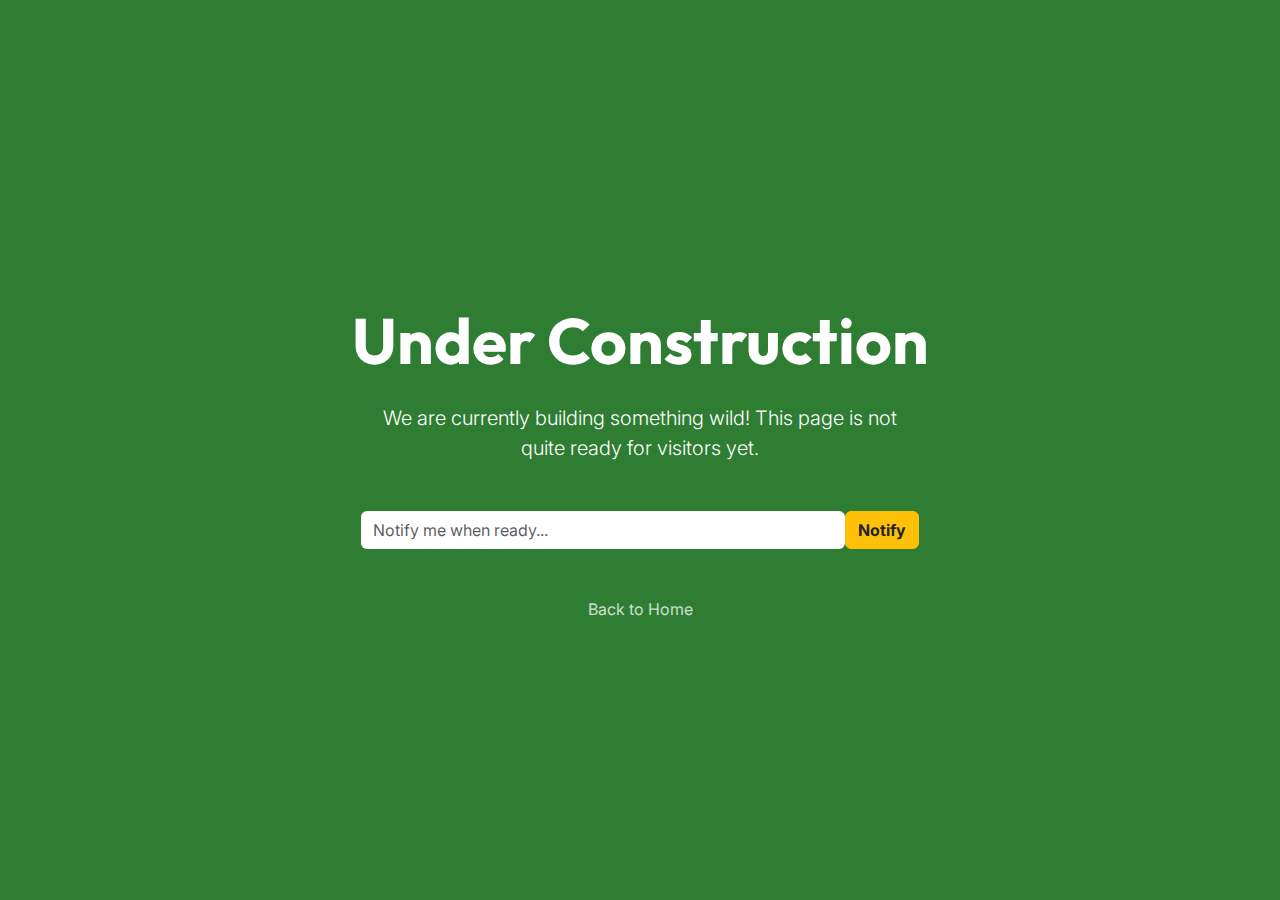
<file: coming-soon.html>
<!DOCTYPE html>
<html lang="en" data-bs-theme="light">

<head>
    <meta charset="UTF-8">
    <meta name="viewport" content="width=device-width, initial-scale=1.0">
    <title>Coming Soon - City Zoo</title>
    <link href="https://cdn.jsdelivr.net/npm/bootstrap@5.3.3/dist/css/bootstrap.min.css" rel="stylesheet">
    <link rel="stylesheet" href="assets/css/style.css">
</head>

<body class="d-flex align-items-center justify-content-center vh-100 bg-primary-custom text-white text-center">

    <div class="container">
        <div class="mb-4 display-1"><i class="bi bi-cone-striped"></i></div>
        <h1 class="display-3 fw-bold mb-4">Under Construction</h1>
        <p class="lead w-50 mx-auto mb-5">We are currently building something wild! This page is not quite ready for
            visitors yet.</p>
        <form class="w-50 mx-auto d-flex">
            <input type="email" class="form-control rounded-pill-start border-0" placeholder="Notify me when ready...">
            <button class="btn btn-warning text-dark fw-bold rounded-pill-end">Notify</button>
        </form>
        <div class="mt-5">
            <a href="index.html" class="text-white opacity-75 text-decoration-none">Back to Home</a>
        </div>
    </div>

</body>

</html>
</file>
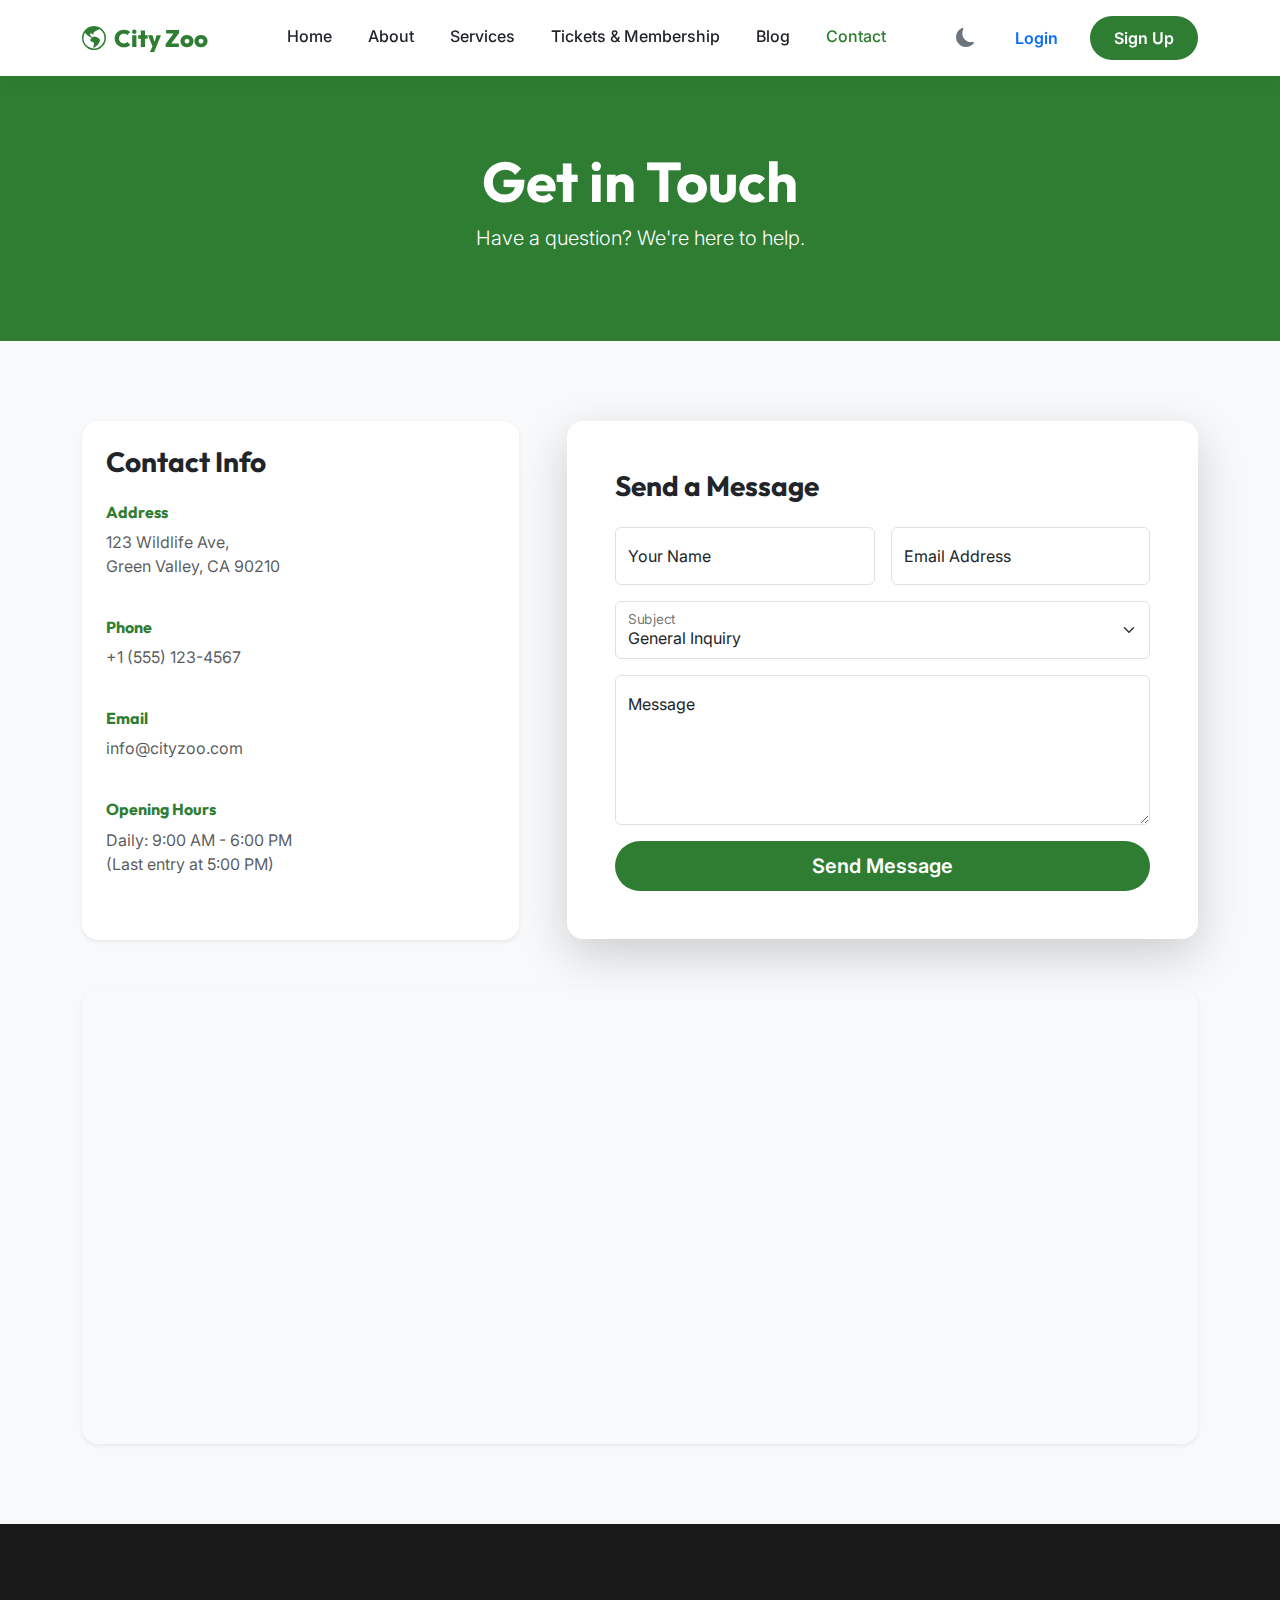
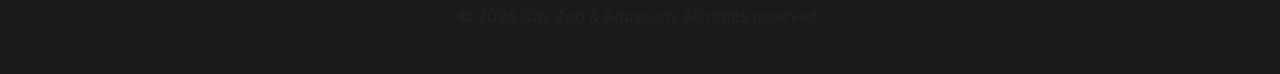
<file: contact.html>
<!DOCTYPE html>
<html lang="en" data-bs-theme="light">

<head>
    <meta charset="UTF-8">
    <meta name="viewport" content="width=device-width, initial-scale=1.0">
    <title>Contact Us - City Zoo</title>
    <link href="https://cdn.jsdelivr.net/npm/bootstrap@5.3.3/dist/css/bootstrap.min.css" rel="stylesheet">
    <link rel="stylesheet" href="https://cdn.jsdelivr.net/npm/bootstrap-icons@1.11.3/font/bootstrap-icons.min.css">
    <link rel="stylesheet" href="assets/css/style.css">
</head>

<body>

    <nav class="navbar navbar-expand-lg sticky-top">
        <div class="container">
            <a class="navbar-brand" href="index.html"><i class="bi bi-globe-americas me-2"></i>City Zoo</a>
            <button class="navbar-toggler" type="button" data-bs-toggle="offcanvas"
                data-bs-target="#offcanvasNavbar"><span class="navbar-toggler-icon"></span></button>
            <div class="offcanvas offcanvas-end" id="offcanvasNavbar">
                <div class="offcanvas-header">
                    <h5 class="offcanvas-title">Menu</h5><button type="button" class="btn-close"
                        data-bs-dismiss="offcanvas"></button>
                </div>
                <div class="offcanvas-body">
                    <ul class="navbar-nav mx-auto mb-2 mb-lg-0">
                        <li class="nav-item"><a class="nav-link" href="index.html">Home</a></li>
                        <li class="nav-item"><a class="nav-link" href="about.html">About</a></li>
                        <li class="nav-item"><a class="nav-link" href="services.html">Services</a></li>
                        <li class="nav-item"><a class="nav-link" href="pricing.html">Tickets & Membership</a></li>
                        <li class="nav-item"><a class="nav-link" href="blog.html">Blog</a></li>
                        <li class="nav-item"><a class="nav-link active" href="contact.html">Contact</a></li>
                    </ul>
                    <div class="d-flex align-items-center gap-2">
                        <button class="btn btn-outline-secondary rounded-circle border-0 theme-toggle"
                            id="themeToggle"><i class="bi bi-moon-fill"></i></button>
                        <a href="login.html" class="btn btn-outline-primary btn-custom rounded-pill px-4">Login</a>
                        <a href="register.html" class="btn btn-primary-custom btn-custom rounded-pill px-4">Sign Up</a>
                    </div>
                </div>
            </div>
        </div>
    </nav>

    <!-- Page Header -->
    <header class="bg-primary-custom text-white py-5 text-center">
        <div class="container py-4">
            <h1 class="display-4 fw-bold">Get in Touch</h1>
            <p class="lead">Have a question? We're here to help.</p>
        </div>
    </header>

    <section class="section-padding">
        <div class="container">
            <div class="row g-5">
                <div class="col-lg-5">
                    <div class="card card-custom p-4 border-0 shadow-sm h-100">
                        <h3 class="fw-bold mb-4">Contact Info</h3>
                        <div class="mb-4">
                            <h6 class="fw-bold text-primary-custom">Address</h6>
                            <p class="text-muted">123 Wildlife Ave,<br>Green Valley, CA 90210</p>
                        </div>
                        <div class="mb-4">
                            <h6 class="fw-bold text-primary-custom">Phone</h6>
                            <p class="text-muted">+1 (555) 123-4567</p>
                        </div>
                        <div class="mb-4">
                            <h6 class="fw-bold text-primary-custom">Email</h6>
                            <p class="text-muted">info@cityzoo.com</p>
                        </div>
                        <div class="mb-4">
                            <h6 class="fw-bold text-primary-custom">Opening Hours</h6>
                            <p class="text-muted">Daily: 9:00 AM - 6:00 PM<br>(Last entry at 5:00 PM)</p>
                        </div>
                    </div>
                </div>

                <div class="col-lg-7">
                    <div class="card card-custom p-5 border-0 shadow-lg">
                        <h3 class="fw-bold mb-4">Send a Message</h3>
                        <form>
                            <div class="row g-3">
                                <div class="col-md-6">
                                    <div class="form-floating">
                                        <input type="text" class="form-control" id="name" placeholder="John Doe">
                                        <label for="name">Your Name</label>
                                    </div>
                                </div>
                                <div class="col-md-6">
                                    <div class="form-floating">
                                        <input type="email" class="form-control" id="email"
                                            placeholder="name@example.com">
                                        <label for="email">Email Address</label>
                                    </div>
                                </div>
                                <div class="col-12">
                                    <div class="form-floating">
                                        <select class="form-select" id="subject">
                                            <option selected>General Inquiry</option>
                                            <option>Membership Support</option>
                                            <option>School Booking</option>
                                            <option>Lost & Found</option>
                                        </select>
                                        <label for="subject">Subject</label>
                                    </div>
                                </div>
                                <div class="col-12">
                                    <div class="form-floating">
                                        <textarea class="form-control" placeholder="Leave a comment here" id="message"
                                            style="height: 150px"></textarea>
                                        <label for="message">Message</label>
                                    </div>
                                </div>
                                <div class="col-12">
                                    <button class="btn btn-primary-custom btn-lg w-100 btn-custom" type="button">Send
                                        Message</button>
                                </div>
                            </div>
                        </form>
                    </div>
                </div>
            </div>

            <div class="mt-5 rounded-4 overflow-hidden shadow-sm">
                <!-- Google Map Embed Placeholder -->
                <iframe
                    src="https://www.google.com/maps/embed?pb=!1m18!1m12!1m3!1d3151.835434509374!2d144.9537353153169!3d-37.817209979751554!2m3!1f0!2f0!3f0!3m2!1i1024!2i768!4f13.1!3m3!1m2!1s0x6ad65d4c2b349649%3A0xb6899234e561db11!2sEnvato!5e0!3m2!1sen!2sus!4v1642876615707!5m2!1sen!2sus"
                    width="100%" height="450" style="border:0;" allowfullscreen="" loading="lazy"></iframe>
            </div>
        </div>
    </section>

    <footer>
        <div class="container text-center">
            <p class="text-muted">&copy; 2026 City Zoo & Aquarium. All rights reserved.</p>
        </div>
    </footer>

    <script src="https://cdn.jsdelivr.net/npm/bootstrap@5.3.3/dist/js/bootstrap.bundle.min.js"></script>
    <script src="assets/js/main.js"></script>
</body>

</html>
</file>
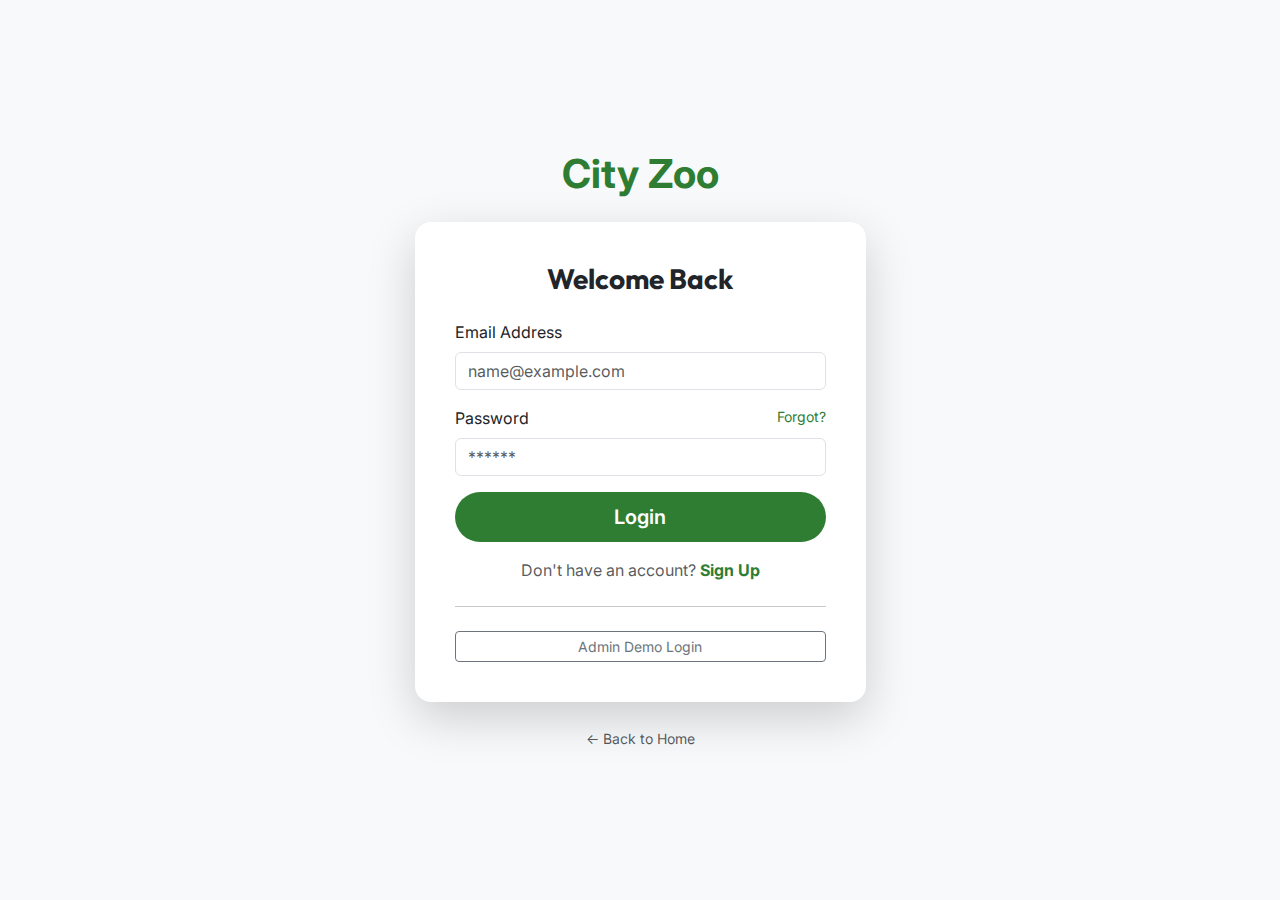
<file: login.html>
<!DOCTYPE html>
<html lang="en" data-bs-theme="light">

<head>
    <meta charset="UTF-8">
    <meta name="viewport" content="width=device-width, initial-scale=1.0">
    <title>Login - City Zoo</title>
    <link href="https://cdn.jsdelivr.net/npm/bootstrap@5.3.3/dist/css/bootstrap.min.css" rel="stylesheet">
    <link rel="stylesheet" href="assets/css/style.css">
</head>

<body
    style="min-height: 100vh; display: flex; align-items: center; justify-content: center; background-color: var(--bg-body);">

    <div class="container">
        <div class="row justify-content-center">
            <div class="col-md-5">
                <div class="text-center mb-4">
                    <a href="index.html" class="text-decoration-none display-6 fw-bold text-primary-custom">City Zoo</a>
                </div>
                <div class="card card-custom p-4 shadow-lg border-0">
                    <div class="card-body">
                        <h3 class="fw-bold mb-4 text-center">Welcome Back</h3>
                        <form>
                            <div class="mb-3">
                                <label class="form-label">Email Address</label>
                                <input type="email" class="form-control" placeholder="name@example.com">
                            </div>
                            <div class="mb-3">
                                <div class="d-flex justify-content-between">
                                    <label class="form-label">Password</label>
                                    <a href="#" class="small text-decoration-none">Forgot?</a>
                                </div>
                                <input type="password" class="form-control" placeholder="******">
                            </div>
                            <div class="d-grid mb-3">
                                <a href="dashboard.html" class="btn btn-primary-custom btn-lg btn-custom">Login</a>
                            </div>
                            <div class="text-center text-muted">
                                Don't have an account? <a href="register.html" class="fw-bold text-primary-custom">Sign
                                    Up</a>
                            </div>
                        </form>

                        <hr class="my-4">

                        <div class="d-grid">
                            <a href="dashboard.html" class="btn btn-outline-secondary btn-sm">Admin Demo Login</a>
                        </div>
                    </div>
                </div>
                <div class="text-center mt-4">
                    <a href="index.html" class="text-muted text-decoration-none small">&larr; Back to Home</a>
                </div>
            </div>
        </div>
    </div>

</body>

</html>
</file>
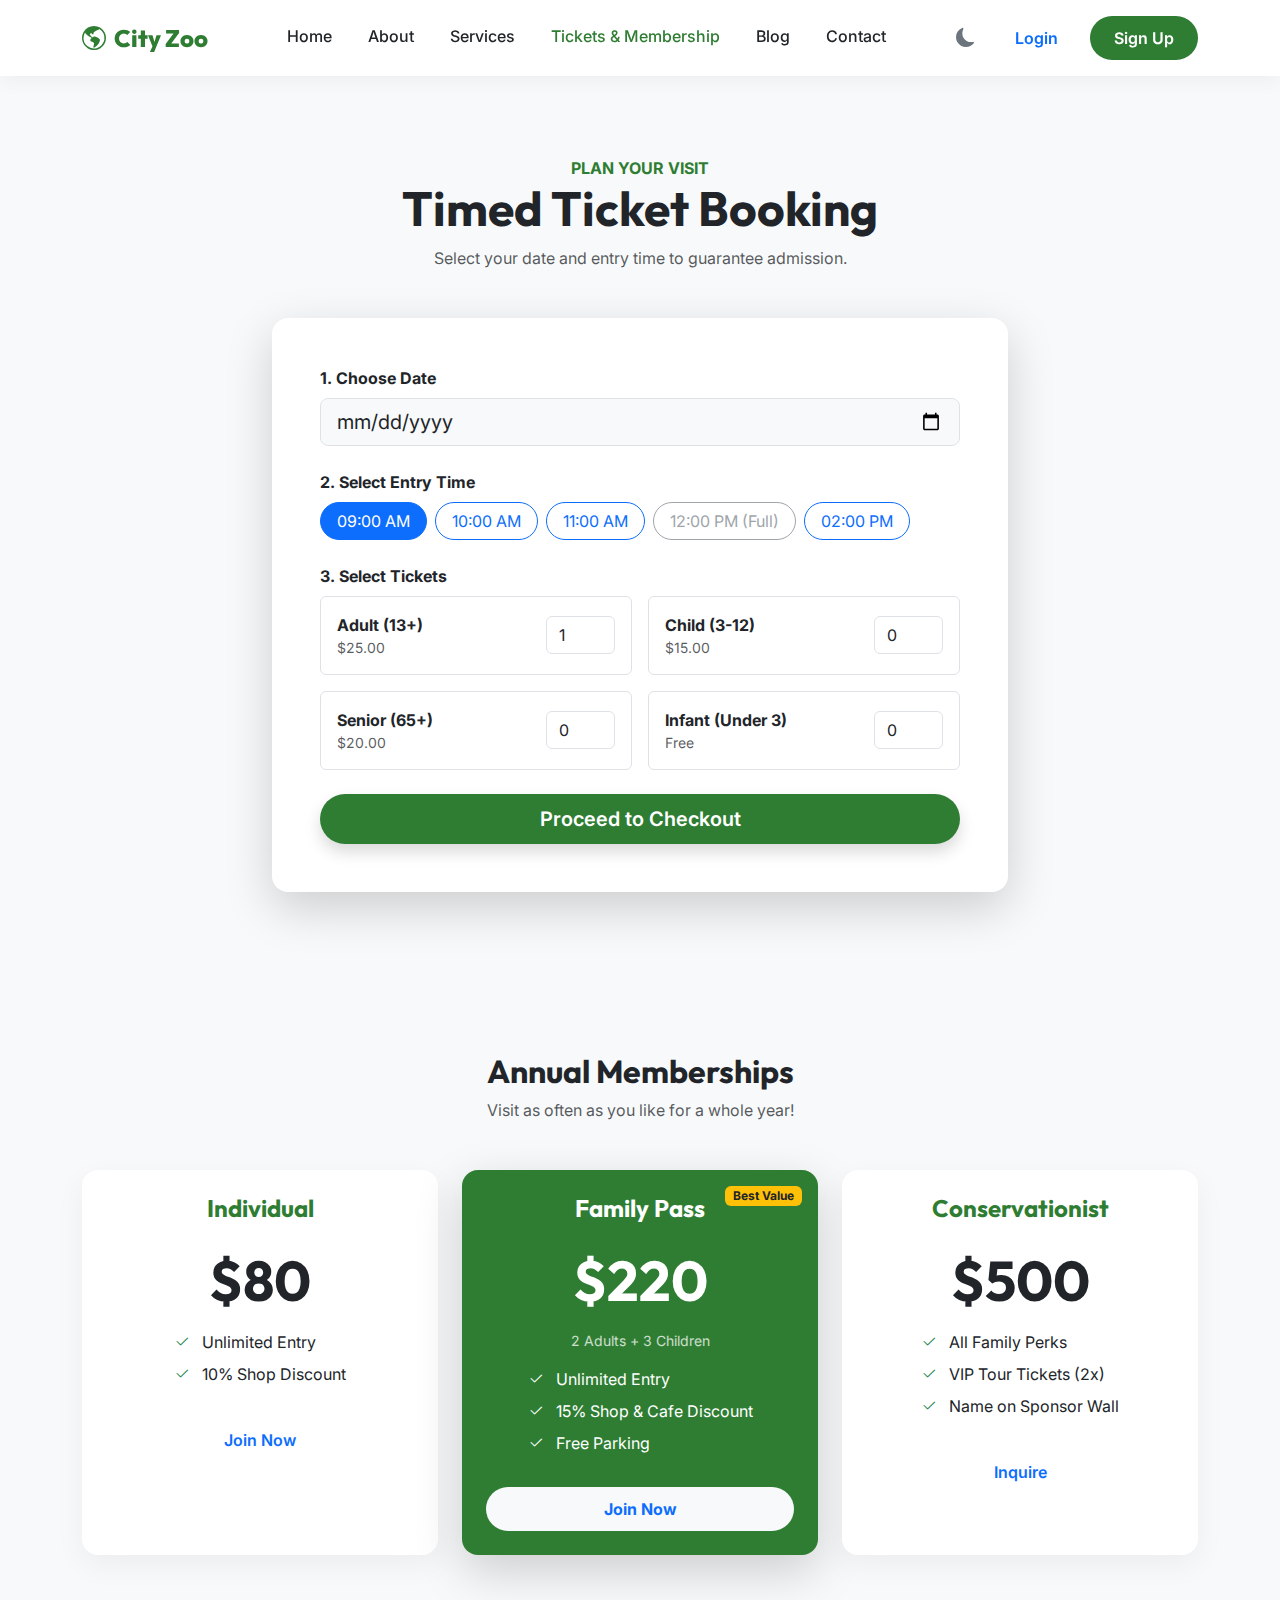
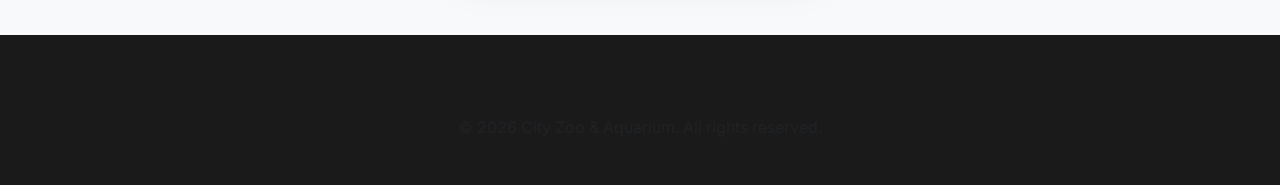
<file: pricing.html>
<!DOCTYPE html>
<html lang="en" data-bs-theme="light">

<head>
    <meta charset="UTF-8">
    <meta name="viewport" content="width=device-width, initial-scale=1.0">
    <title>Tickets & Pricing - City Zoo</title>
    <link href="https://cdn.jsdelivr.net/npm/bootstrap@5.3.3/dist/css/bootstrap.min.css" rel="stylesheet">
    <link rel="stylesheet" href="https://cdn.jsdelivr.net/npm/bootstrap-icons@1.11.3/font/bootstrap-icons.min.css">
    <link rel="stylesheet" href="assets/css/style.css">
</head>

<body>

    <nav class="navbar navbar-expand-lg sticky-top">
        <div class="container">
            <a class="navbar-brand" href="index.html"><i class="bi bi-globe-americas me-2"></i>City Zoo</a>
            <button class="navbar-toggler" type="button" data-bs-toggle="offcanvas"
                data-bs-target="#offcanvasNavbar"><span class="navbar-toggler-icon"></span></button>
            <div class="offcanvas offcanvas-end" id="offcanvasNavbar">
                <div class="offcanvas-header">
                    <h5 class="offcanvas-title">Menu</h5><button type="button" class="btn-close"
                        data-bs-dismiss="offcanvas"></button>
                </div>
                <div class="offcanvas-body">
                    <ul class="navbar-nav mx-auto mb-2 mb-lg-0">
                        <li class="nav-item"><a class="nav-link" href="index.html">Home</a></li>
                        <li class="nav-item"><a class="nav-link" href="about.html">About</a></li>
                        <li class="nav-item"><a class="nav-link" href="services.html">Services</a></li>
                        <li class="nav-item"><a class="nav-link active" href="pricing.html">Tickets & Membership</a>
                        </li>
                        <li class="nav-item"><a class="nav-link" href="blog.html">Blog</a></li>
                        <li class="nav-item"><a class="nav-link" href="contact.html">Contact</a></li>
                    </ul>
                    <div class="d-flex align-items-center gap-2">
                        <button class="btn btn-outline-secondary rounded-circle border-0 theme-toggle"
                            id="themeToggle"><i class="bi bi-moon-fill"></i></button>
                        <a href="login.html" class="btn btn-outline-primary btn-custom rounded-pill px-4">Login</a>
                        <a href="register.html" class="btn btn-primary-custom btn-custom rounded-pill px-4">Sign Up</a>
                    </div>
                </div>
            </div>
        </div>
    </nav>

    <!-- Booking Section (Timed Entry) -->
    <section class="section-padding bg-light">
        <div class="container">
            <div class="text-center mb-5">
                <span class="text-primary-custom fw-bold text-uppercase">Plan Your Visit</span>
                <h2 class="display-5 fw-bold">Timed Ticket Booking</h2>
                <p class="text-muted">Select your date and entry time to guarantee admission.</p>
            </div>

            <div class="row justify-content-center">
                <div class="col-lg-8">
                    <div class="card card-custom border-0 shadow-lg p-4 p-md-5">
                        <form>
                            <!-- Step 1: Date -->
                            <div class="mb-4">
                                <label class="form-label fw-bold">1. Choose Date</label>
                                <input type="date" class="form-control form-control-lg bg-body-tertiary">
                            </div>

                            <!-- Step 2: Time Slot -->
                            <div class="mb-4">
                                <label class="form-label fw-bold">2. Select Entry Time</label>
                                <div class="d-flex gap-2 flex-wrap">
                                    <input type="radio" class="btn-check" name="time" id="t1" autocomplete="off"
                                        checked>
                                    <label class="btn btn-outline-primary rounded-pill px-3" for="t1">09:00 AM</label>

                                    <input type="radio" class="btn-check" name="time" id="t2" autocomplete="off">
                                    <label class="btn btn-outline-primary rounded-pill px-3" for="t2">10:00 AM</label>

                                    <input type="radio" class="btn-check" name="time" id="t3" autocomplete="off">
                                    <label class="btn btn-outline-primary rounded-pill px-3" for="t3">11:00 AM</label>

                                    <input type="radio" class="btn-check" name="time" id="t4" autocomplete="off"
                                        disabled>
                                    <label class="btn btn-outline-secondary rounded-pill px-3" for="t4">12:00 PM
                                        (Full)</label>

                                    <input type="radio" class="btn-check" name="time" id="t5" autocomplete="off">
                                    <label class="btn btn-outline-primary rounded-pill px-3" for="t5">02:00 PM</label>
                                </div>
                            </div>

                            <!-- Step 3: Tickets -->
                            <div class="mb-4">
                                <label class="form-label fw-bold">3. Select Tickets</label>
                                <div class="row g-3">
                                    <div class="col-md-6">
                                        <div
                                            class="p-3 border rounded d-flex justify-content-between align-items-center">
                                            <div>
                                                <div class="fw-bold">Adult (13+)</div>
                                                <div class="small text-muted">$25.00</div>
                                            </div>
                                            <input type="number" class="form-control w-25" value="1" min="0">
                                        </div>
                                    </div>
                                    <div class="col-md-6">
                                        <div
                                            class="p-3 border rounded d-flex justify-content-between align-items-center">
                                            <div>
                                                <div class="fw-bold">Child (3-12)</div>
                                                <div class="small text-muted">$15.00</div>
                                            </div>
                                            <input type="number" class="form-control w-25" value="0" min="0">
                                        </div>
                                    </div>
                                    <div class="col-md-6">
                                        <div
                                            class="p-3 border rounded d-flex justify-content-between align-items-center">
                                            <div>
                                                <div class="fw-bold">Senior (65+)</div>
                                                <div class="small text-muted">$20.00</div>
                                            </div>
                                            <input type="number" class="form-control w-25" value="0" min="0">
                                        </div>
                                    </div>
                                    <div class="col-md-6">
                                        <div
                                            class="p-3 border rounded d-flex justify-content-between align-items-center">
                                            <div>
                                                <div class="fw-bold">Infant (Under 3)</div>
                                                <div class="small text-muted">Free</div>
                                            </div>
                                            <input type="number" class="form-control w-25" value="0" min="0">
                                        </div>
                                    </div>
                                </div>
                            </div>

                            <!-- Total & Submit -->
                            <div class="d-grid">
                                <button type="button" class="btn btn-primary-custom btn-lg btn-custom shadow">Proceed to
                                    Checkout</button>
                            </div>
                        </form>
                    </div>
                </div>
            </div>
        </div>
    </section>

    <!-- Memberships -->
    <section class="section-padding">
        <div class="container">
            <div class="text-center mb-5">
                <h2 class="fw-bold">Annual Memberships</h2>
                <p class="text-muted">Visit as often as you like for a whole year!</p>
            </div>

            <div class="row g-4 justify-content-center">
                <!-- Plan 1 -->
                <div class="col-md-4">
                    <div class="card card-custom h-100 p-4 text-center border-primary border-2">
                        <h4 class="fw-bold text-primary-custom">Individual</h4>
                        <h2 class="display-4 fw-bold my-3">$80</h2>
                        <ul class="list-unstyled mb-4 text-start mx-auto" style="max-width: 250px;">
                            <li class="mb-2"><i class="bi bi-check2 text-success me-2"></i> Unlimited Entry</li>
                            <li class="mb-2"><i class="bi bi-check2 text-success me-2"></i> 10% Shop Discount</li>
                        </ul>
                        <a href="register.html" class="btn btn-outline-primary btn-custom w-100">Join Now</a>
                    </div>
                </div>
                <!-- Plan 2 -->
                <div class="col-md-4">
                    <div
                        class="card card-custom h-100 p-4 text-center bg-primary-custom text-white shadow-lg transform-scale">
                        <div class="badge bg-warning text-dark position-absolute top-0 end-0 m-3">Best Value</div>
                        <h4 class="fw-bold">Family Pass</h4>
                        <h2 class="display-4 fw-bold my-3">$220</h2>
                        <p class="small opacity-75">2 Adults + 3 Children</p>
                        <ul class="list-unstyled mb-4 text-start mx-auto" style="max-width: 250px;">
                            <li class="mb-2"><i class="bi bi-check2 text-white me-2"></i> Unlimited Entry</li>
                            <li class="mb-2"><i class="bi bi-check2 text-white me-2"></i> 15% Shop & Cafe Discount</li>
                            <li class="mb-2"><i class="bi bi-check2 text-white me-2"></i> Free Parking</li>
                        </ul>
                        <a href="register.html" class="btn btn-light btn-custom text-primary fw-bold w-100">Join Now</a>
                    </div>
                </div>
                <!-- Plan 3 -->
                <div class="col-md-4">
                    <div class="card card-custom h-100 p-4 text-center border-primary border-2">
                        <h4 class="fw-bold text-primary-custom">Conservationist</h4>
                        <h2 class="display-4 fw-bold my-3">$500</h2>
                        <ul class="list-unstyled mb-4 text-start mx-auto" style="max-width: 250px;">
                            <li class="mb-2"><i class="bi bi-check2 text-success me-2"></i> All Family Perks</li>
                            <li class="mb-2"><i class="bi bi-check2 text-success me-2"></i> VIP Tour Tickets (2x)</li>
                            <li class="mb-2"><i class="bi bi-check2 text-success me-2"></i> Name on Sponsor Wall</li>
                        </ul>
                        <a href="contact.html" class="btn btn-outline-primary btn-custom w-100">Inquire</a>
                    </div>
                </div>
            </div>
        </div>
    </section>

    <footer>
        <div class="container text-center">
            <p class="text-muted">&copy; 2026 City Zoo & Aquarium. All rights reserved.</p>
        </div>
    </footer>

    <script src="https://cdn.jsdelivr.net/npm/bootstrap@5.3.3/dist/js/bootstrap.bundle.min.js"></script>
    <script src="assets/js/main.js"></script>
</body>

</html>
</file>
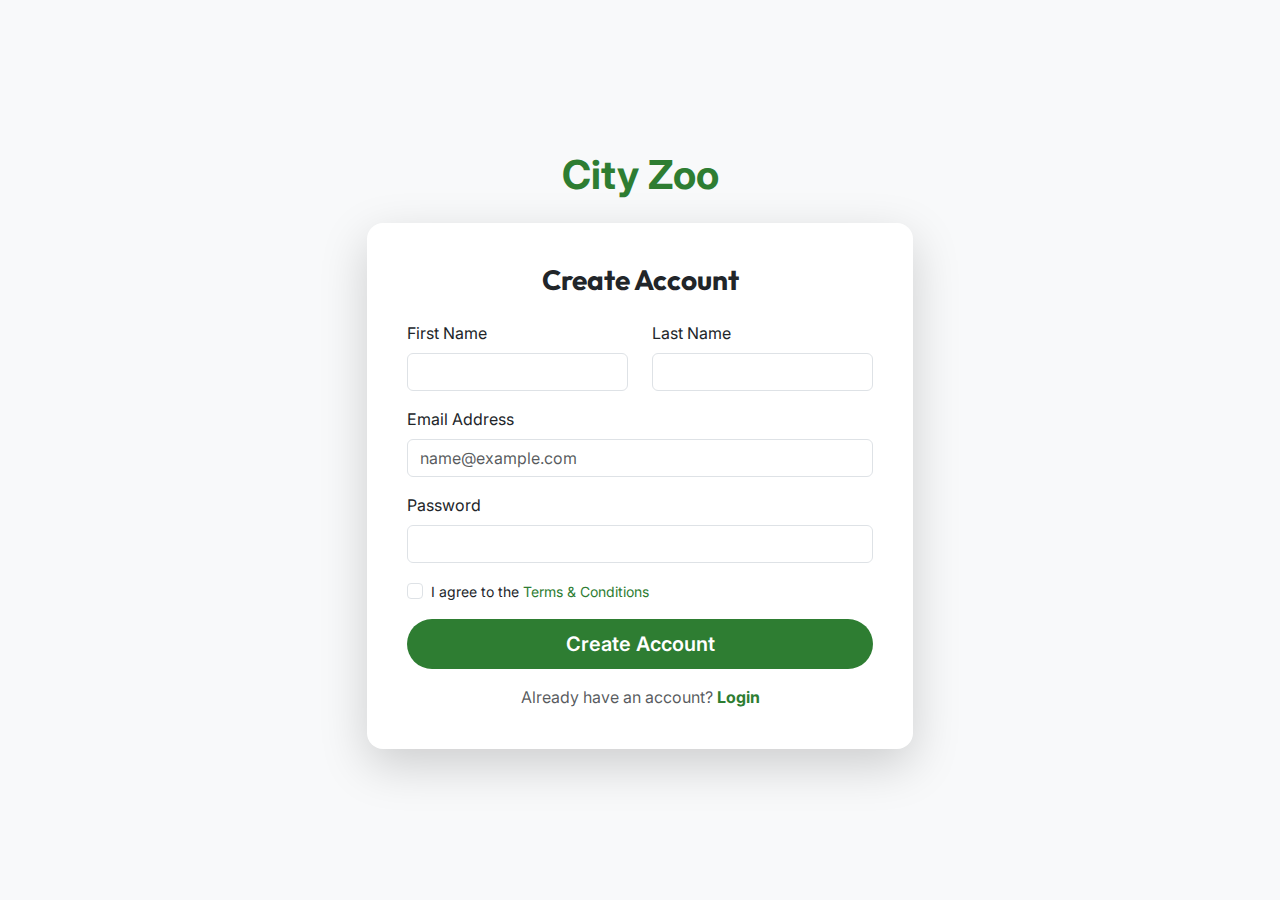
<file: register.html>
<!DOCTYPE html>
<html lang="en" data-bs-theme="light">

<head>
    <meta charset="UTF-8">
    <meta name="viewport" content="width=device-width, initial-scale=1.0">
    <title>Create Account - City Zoo</title>
    <link href="https://cdn.jsdelivr.net/npm/bootstrap@5.3.3/dist/css/bootstrap.min.css" rel="stylesheet">
    <link rel="stylesheet" href="assets/css/style.css">
</head>

<body
    style="min-height: 100vh; display: flex; align-items: center; justify-content: center; background-color: var(--bg-body);">

    <div class="container">
        <div class="row justify-content-center">
            <div class="col-md-6">
                <div class="text-center mb-4">
                    <a href="index.html" class="text-decoration-none display-6 fw-bold text-primary-custom">City Zoo</a>
                </div>
                <div class="card card-custom p-4 shadow-lg border-0">
                    <div class="card-body">
                        <h3 class="fw-bold mb-4 text-center">Create Account</h3>
                        <form>
                            <div class="row mb-3">
                                <div class="col-md-6">
                                    <label class="form-label">First Name</label>
                                    <input type="text" class="form-control">
                                </div>
                                <div class="col-md-6">
                                    <label class="form-label">Last Name</label>
                                    <input type="text" class="form-control">
                                </div>
                            </div>
                            <div class="mb-3">
                                <label class="form-label">Email Address</label>
                                <input type="email" class="form-control" placeholder="name@example.com">
                            </div>
                            <div class="mb-3">
                                <label class="form-label">Password</label>
                                <input type="password" class="form-control">
                            </div>
                            <div class="mb-3 form-check">
                                <input type="checkbox" class="form-check-input" id="terms">
                                <label class="form-check-label small" for="terms">I agree to the <a href="#">Terms &
                                        Conditions</a></label>
                            </div>
                            <div class="d-grid mb-3">
                                <a href="dashboard.html" class="btn btn-primary-custom btn-lg btn-custom">Create
                                    Account</a>
                            </div>
                            <div class="text-center text-muted">
                                Already have an account? <a href="login.html"
                                    class="fw-bold text-primary-custom">Login</a>
                            </div>
                        </form>
                    </div>
                </div>
            </div>
        </div>
    </div>

</body>

</html>
</file>
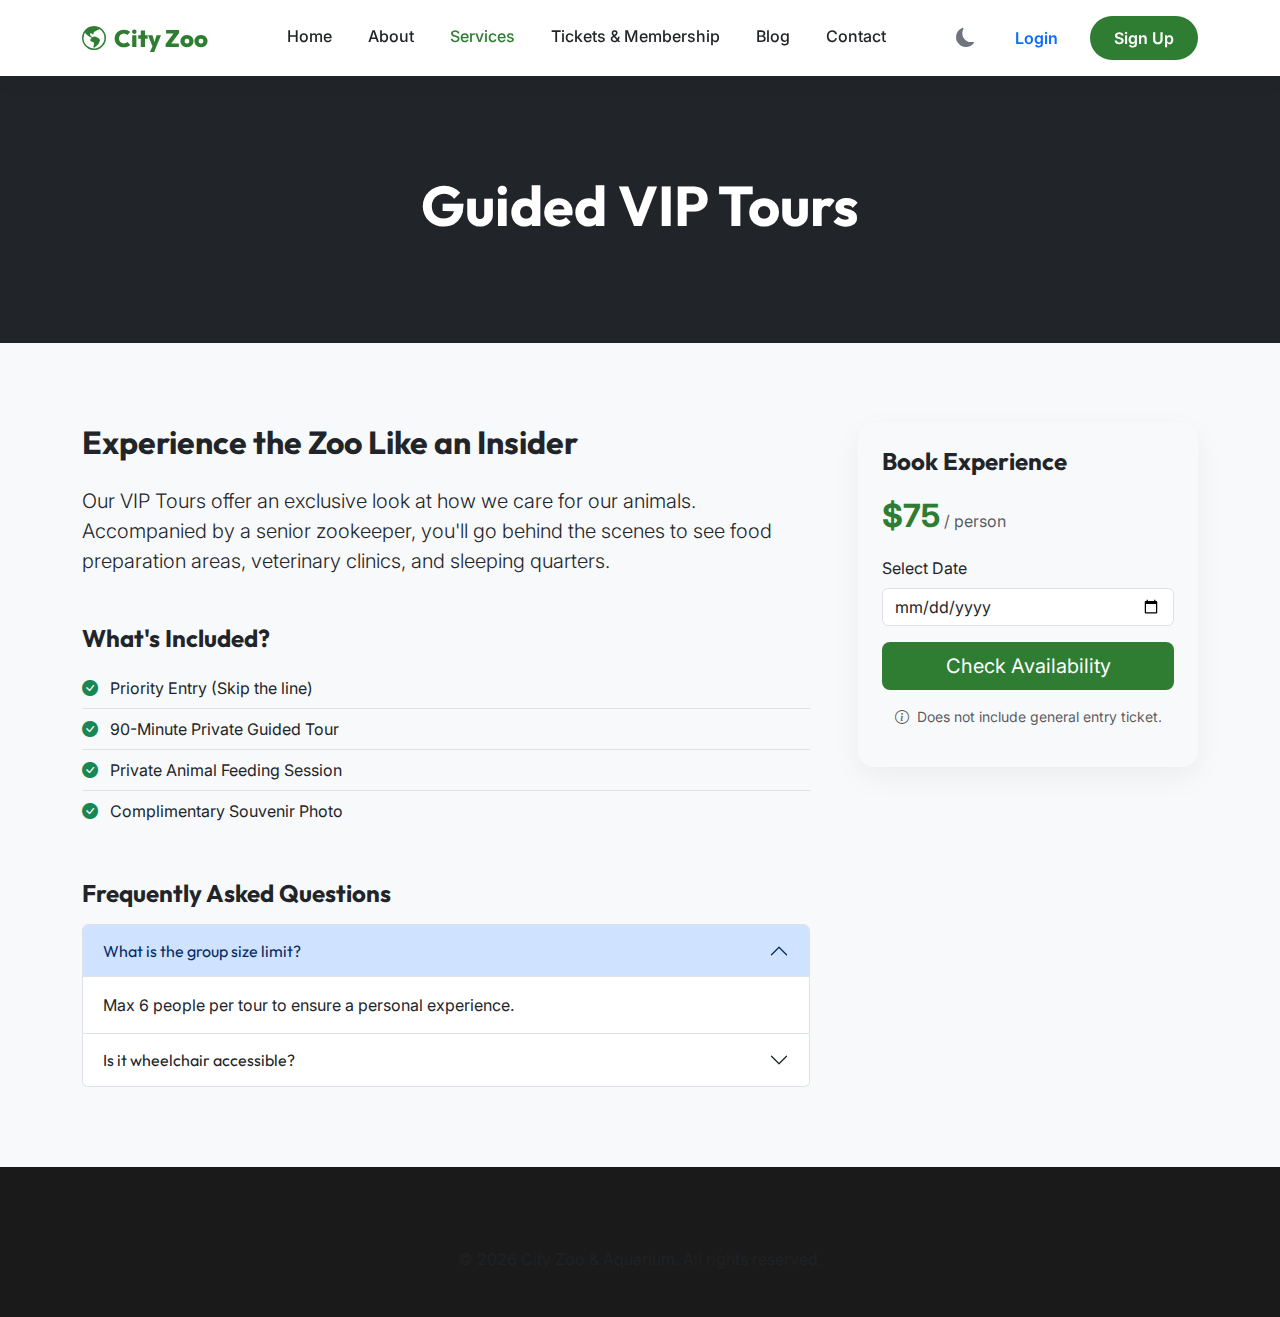
<file: service-details.html>
<!DOCTYPE html>
<html lang="en" data-bs-theme="light">

<head>
    <meta charset="UTF-8">
    <meta name="viewport" content="width=device-width, initial-scale=1.0">
    <title>Service Details - City Zoo</title>
    <link href="https://cdn.jsdelivr.net/npm/bootstrap@5.3.3/dist/css/bootstrap.min.css" rel="stylesheet">
    <link rel="stylesheet" href="https://cdn.jsdelivr.net/npm/bootstrap-icons@1.11.3/font/bootstrap-icons.min.css">
    <link rel="stylesheet" href="assets/css/style.css">
</head>

<body>

    <!-- Header -->
    <nav class="navbar navbar-expand-lg sticky-top">
        <div class="container">
            <a class="navbar-brand" href="index.html"><i class="bi bi-globe-americas me-2"></i>City Zoo</a>
            <button class="navbar-toggler" type="button" data-bs-toggle="offcanvas"
                data-bs-target="#offcanvasNavbar"><span class="navbar-toggler-icon"></span></button>
            <div class="offcanvas offcanvas-end" id="offcanvasNavbar">
                <div class="offcanvas-header">
                    <h5 class="offcanvas-title">Menu</h5><button type="button" class="btn-close"
                        data-bs-dismiss="offcanvas"></button>
                </div>
                <div class="offcanvas-body">
                    <ul class="navbar-nav mx-auto mb-2 mb-lg-0">
                        <li class="nav-item"><a class="nav-link" href="index.html">Home</a></li>
                        <li class="nav-item"><a class="nav-link" href="about.html">About</a></li>
                        <li class="nav-item"><a class="nav-link active" href="services.html">Services</a></li>
                        <li class="nav-item"><a class="nav-link" href="pricing.html">Tickets & Membership</a></li>
                        <li class="nav-item"><a class="nav-link" href="blog.html">Blog</a></li>
                        <li class="nav-item"><a class="nav-link" href="contact.html">Contact</a></li>
                    </ul>
                    <div class="d-flex align-items-center gap-2">
                        <button class="btn btn-outline-secondary rounded-circle border-0 theme-toggle"
                            id="themeToggle"><i class="bi bi-moon-fill"></i></button>
                        <a href="login.html" class="btn btn-outline-primary btn-custom rounded-pill px-4">Login</a>
                        <a href="register.html" class="btn btn-primary-custom btn-custom rounded-pill px-4">Sign Up</a>
                    </div>
                </div>
            </div>
        </div>
    </nav>

    <!-- Header -->
    <header class="bg-dark text-white py-5 text-center"
        style="background: url('https://placehold.co/1920x400/2E7D32/fff?text=VIP+Experience'); background-size: cover; background-position: center;">
        <div class="container py-5">
            <h1 class="display-4 fw-bold">Guided VIP Tours</h1>
        </div>
    </header>

    <section class="section-padding">
        <div class="container">
            <div class="row g-5">
                <div class="col-lg-8">
                    <h2 class="mb-4 fw-bold">Experience the Zoo Like an Insider</h2>
                    <p class="lead mb-4">Our VIP Tours offer an exclusive look at how we care for our animals.
                        Accompanied by a senior zookeeper, you'll go behind the scenes to see food preparation areas,
                        veterinary clinics, and sleeping quarters.</p>

                    <h4 class="fw-bold mt-5 mb-3">What's Included?</h4>
                    <ul class="list-group list-group-flush mb-5">
                        <li class="list-group-item bg-transparent px-0"><i
                                class="bi bi-check-circle-fill text-success me-2"></i> Priority Entry (Skip the line)
                        </li>
                        <li class="list-group-item bg-transparent px-0"><i
                                class="bi bi-check-circle-fill text-success me-2"></i> 90-Minute Private Guided Tour
                        </li>
                        <li class="list-group-item bg-transparent px-0"><i
                                class="bi bi-check-circle-fill text-success me-2"></i> Private Animal Feeding Session
                        </li>
                        <li class="list-group-item bg-transparent px-0"><i
                                class="bi bi-check-circle-fill text-success me-2"></i> Complimentary Souvenir Photo</li>
                    </ul>

                    <h4 class="fw-bold mb-3">Frequently Asked Questions</h4>
                    <div class="accordion" id="faqAccordion">
                        <div class="accordion-item">
                            <h2 class="accordion-header"><button class="accordion-button" type="button"
                                    data-bs-toggle="collapse" data-bs-target="#faq1">What is the group size
                                    limit?</button></h2>
                            <div id="faq1" class="accordion-collapse collapse show">
                                <div class="accordion-body">Max 6 people per tour to ensure a personal experience.</div>
                            </div>
                        </div>
                        <div class="accordion-item">
                            <h2 class="accordion-header"><button class="accordion-button collapsed" type="button"
                                    data-bs-toggle="collapse" data-bs-target="#faq2">Is it wheelchair
                                    accessible?</button></h2>
                            <div id="faq2" class="accordion-collapse collapse">
                                <div class="accordion-body">Yes, all our tour routes are fully accessible.</div>
                            </div>
                        </div>
                    </div>
                </div>

                <div class="col-lg-4">
                    <div class="card card-custom p-4 bg-body-tertiary">
                        <h4 class="fw-bold mb-3">Book Experience</h4>
                        <div class="mb-3">
                            <span class="fs-2 fw-bold text-primary-custom">$75</span> <span class="text-muted">/
                                person</span>
                        </div>
                        <div class="mb-3">
                            <label class="form-label">Select Date</label>
                            <input type="date" class="form-control">
                        </div>
                        <button class="btn btn-primary-custom w-100 btn-lg mb-3">Check Availability</button>
                        <p class="text-center small text-muted"><i class="bi bi-info-circle me-1"></i> Does not include
                            general entry ticket.</p>
                    </div>
                </div>
            </div>
        </div>
    </section>

    <!-- Footer -->
    <footer>
        <div class="container text-center">
            <p class="text-muted">&copy; 2026 City Zoo & Aquarium. All rights reserved.</p>
        </div>
    </footer>

    <script src="https://cdn.jsdelivr.net/npm/bootstrap@5.3.3/dist/js/bootstrap.bundle.min.js"></script>
    <script src="assets/js/main.js"></script>
</body>

</html>
</file>
<file: assets/css/style.css>
/* 
 * Zoo / Aquarium Website - Main Stylesheet
 * Fonts: Outfit (Heading), Inter (Body)
 */

@import url('https://fonts.googleapis.com/css2?family=Inter:wght@300;400;500;600&family=Outfit:wght@400;500;600;700;800&display=swap');

:root {
    /* Brand Colors */
    --primary-color: #2E7D32;       /* Forest Green */
    --secondary-color: #0277BD;     /* Deep Ocean Blue */
    --tertiary-color: #F9A825;      /* Sunny Yellow */
    
    /* Light Theme Base */
    --bg-body: #F8F9FA;
    --bg-card: #FFFFFF;
    --text-main: #212529;
    --text-muted: #6C757D;
    --border-color: #DEE2E6;
    --nav-bg: #FFFFFF;
    --footer-bg: #1A1A1A;
    --footer-text: #E0E0E0;

    /* Spacing & Borders */
    --card-radius: 16px;
    --btn-radius: 50px; /* Pill shapes */
    --section-padding: 80px 0;
}

[data-bs-theme="dark"] {
    --bg-body: #121212;
    --bg-card: #1E1E1E;
    --text-main: #E0E0E0;
    --text-muted: #A0A0A0;
    --border-color: #333333;
    --nav-bg: #1E1E1E; /* Dark nav matches card bg usually */
    --primary-color: #4CAF50; /* Lighter green for dark mode contrast */
    --secondary-color: #039BE5; /* Lighter blue */
}

/* Global Reset & Typography */
body {
    font-family: 'Inter', sans-serif;
    color: var(--text-main);
    background-color: var(--bg-body);
    transition: background-color 0.3s ease, color 0.3s ease;
}

h1, h2, h3, h4, h5, h6 {
    font-family: 'Outfit', sans-serif;
    font-weight: 700;
}

a {
    text-decoration: none;
    color: var(--primary-color);
    transition: all 0.2s;
}

a:hover {
    color: var(--tertiary-color);
}

/* Utility Classes */
.text-primary-custom { color: var(--primary-color) !important; }
.text-secondary-custom { color: var(--secondary-color) !important; }
.bg-primary-custom { background-color: var(--primary-color) !important; color: white; }
.bg-secondary-custom { background-color: var(--secondary-color) !important; color: white; }
.bg-tertiary-custom { background-color: var(--tertiary-color) !important; color: #1a1a1a; }

.section-padding { padding: var(--section-padding); }

/* Buttons */
.btn-custom {
    padding: 10px 24px;
    border-radius: var(--btn-radius);
    font-weight: 600;
    transition: all 0.3s ease;
    border: none;
}

.btn-primary-custom {
    background-color: var(--primary-color);
    color: white;
}
.btn-primary-custom:hover {
    background-color: #1B5E20; /* Darker green */
    color: white;
    transform: translateY(-2px);
}

.btn-secondary-custom {
    background-color: var(--secondary-color);
    color: white;
}
.btn-secondary-custom:hover {
    background-color: #01579B; /* Darker blue */
    color: white;
    transform: translateY(-2px);
}

.btn-accent {
    background-color: var(--tertiary-color);
    color: #000;
}
.btn-accent:hover {
    background-color: #FFD600;
    transform: translateY(-2px);
}

/* Navbar */
.navbar {
    background-color: var(--nav-bg);
    box-shadow: 0 4px 20px rgba(0,0,0,0.05);
    padding: 15px 0;
    transition: background-color 0.3s ease;
}

.navbar-brand {
    font-family: 'Outfit', sans-serif;
    font-weight: 800;
    font-size: 1.5rem;
    color: var(--primary-color) !important;
}

.nav-link {
    font-weight: 500;
    color: var(--text-main) !important;
    margin: 0 10px;
}

.nav-link:hover, .nav-link.active {
    color: var(--primary-color) !important;
}

/* Theme Toggle */
.theme-toggle {
    cursor: pointer;
    font-size: 1.2rem;
    padding: 8px;
    border-radius: 50%;
    transition: background 0.3s;
}
.theme-toggle:hover {
    background: rgba(0,0,0,0.1);
}
[data-bs-theme="dark"] .theme-toggle:hover {
    background: rgba(255,255,255,0.1);
}

/* Hero Section */
.hero-section {
    position: relative;
    padding: 120px 0;
    background-size: cover;
    background-position: center;
    background-repeat: no-repeat;
    /* Determine background image inline or specialized classes */
}
.hero-overlay {
    position: absolute;
    top: 0; left: 0; right: 0; bottom: 0;
    background: linear-gradient(to right, rgba(0,0,0,0.7), rgba(0,0,0,0.3));
    z-index: 1;
}
.hero-content {
    position: relative;
    z-index: 2;
    color: white;
}

/* Cards */
.card-custom {
    border: none;
    border-radius: var(--card-radius);
    background-color: var(--bg-card);
    box-shadow: 0 10px 30px rgba(0,0,0,0.05); /* Soft premium shadow */
    overflow: hidden;
    transition: transform 0.3s ease, box-shadow 0.3s ease;
}

.card-custom:hover {
    transform: translateY(-10px);
    box-shadow: 0 15px 40px rgba(0,0,0,0.1);
}

.card-img-top {
    height: 240px;
    object-fit: cover;
}

/* Footer */
footer {
    background-color: var(--footer-bg);
    color: var(--footer-text);
    padding: 80px 0 30px;
}
footer h5 {
    color: white;
    margin-bottom: 20px;
}
footer a {
    color: #B0B0B0;
    display: block;
    margin-bottom: 10px;
}
footer a:hover {
    color: var(--tertiary-color);
    padding-left: 5px;
}
.social-icon {
    width: 40px;
    height: 40px;
    display: inline-flex;
    align-items: center;
    justify-content: center;
    background: rgba(255,255,255,0.1);
    border-radius: 50%;
    margin-right: 10px;
    color: white;
    transition: 0.3s all;
}
.social-icon:hover {
    background: var(--primary-color);
    color: white;
}

/* Mobile Offcanvas Customization */
.offcanvas {
    background-color: var(--nav-bg);
}
.offcanvas-header {
    border-bottom: 1px solid var(--border-color);
}
</file>
